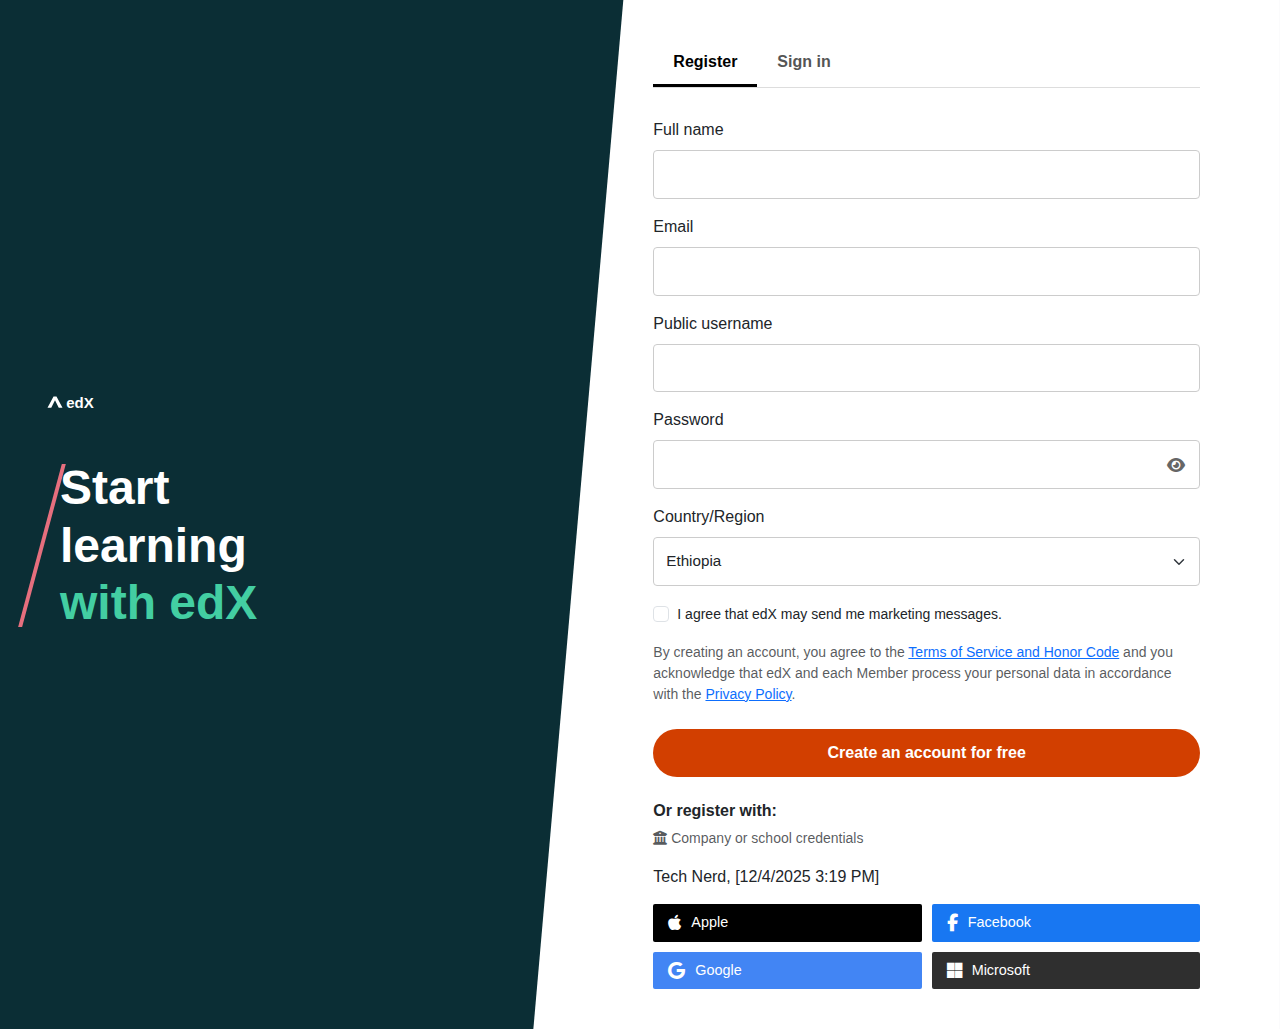
<file: register.html>
<!DOCTYPE html>
<html lang="en">
  <head>
    <meta charset="UTF-8" />
    <meta name="viewport" content="width=device-width, initial-scale=1.0" />
    <link rel="shortcut icon" href="https://www.edx.org/trademark-logos/edx-logo-elm.svg" type="image/x-icon">
    <title>edX Sign In / Register Clone</title>
    <!-- Bootstrap 5 CSS -->
    <link
      href="https://cdn.jsdelivr.net/npm/bootstrap@5.3.0/dist/css/bootstrap.min.css"
      rel="stylesheet"
    />
    <!-- Font Awesome for Icons -->
    <link
      href="https://cdnjs.cloudflare.com/ajax/libs/font-awesome/6.4.0/css/all.min.css"
      rel="stylesheet"
    />
    <link rel="stylesheet" href="assets/css/form.css" />
  </head>
  <body>
    <div class="container-fluid p-0">
      <div class="row g-0 main-container">
        <!-- LEFT SIDE: Branding -->
        <div class="col-lg-5 col-12 brand-section">
          <!-- Simple SVG Logo Placeholder -->
          <div class="logo">
            <svg
              viewBox="0 0 80 40"
              fill="white"
              xmlns="http://www.w3.org/2000/svg"
            >
              <path d="M10 25 L15 25 L20 15 L25 25 L30 25 L22 10 L18 10 Z" />
              <text
                x="35"
                y="25"
                font-family="Arial"
                font-weight="bold"
                font-size="20"
                fill="white"
              >
                edX
              </text>
            </svg>
          </div>

          <h1 class="hero-text">
            Start<br />
            learning<br />
            <span class="text-green">with edX</span>
          </h1>
        </div>

        <!-- RIGHT SIDE: Forms -->
        <div class="col-lg-7 col-12 form-section">
          <!-- Tabs -->
          <div class="auth-tabs">
            <div
              class="auth-tab active"
              id="tab-register"
              onclick="switchTab('register')"
            >
              Register
            </div>
            <div class="auth-tab" id="tab-signin" onclick="switchTab('signin')">
              Sign in
            </div>
          </div>

          <!-- REGISTER FORM -->
          <div id="form-register-container">
            <form>
              <div class="mb-3">
                <label class="form-label">Full name</label>
                <input type="text" class="form-control" />
              </div>
              <div class="mb-3">
                <label class="form-label">Email</label>
                <input type="email" class="form-control" />
              </div>
              <div class="mb-3">
                <label class="form-label">Public username</label>
                <input type="text" class="form-control" />
              </div>
              <div class="mb-3">
                <label class="form-label">Password</label>
                <div class="password-wrapper">
                  <input type="password" class="form-control" id="reg-pass" />
                  <i
                    class="fa fa-eye toggle-password"
                    onclick="togglePassword('reg-pass')"
                  ></i>
                </div>
              </div>
              <div class="mb-3">
                <label class="form-label">Country/Region</label>
                <select class="form-select">
                  <option>Ethiopia</option>
                  <option>United States</option>
                  <option>United Kingdom</option>
                  <option>Canada</option>
                </select>
              </div>

              <div class="mb-3 form-check">
                <input
                  type="checkbox"
                  class="form-check-input"
                  id="marketing"
                />
                <label class="form-check-label small" for="marketing"
                  >I agree that edX may send me marketing messages.</label
                >
              </div>

              <p class="small text-muted mb-4">
                By creating an account, you agree to the
                <a href="#">Terms of Service and Honor Code</a> and you
                acknowledge that edX and each Member process your personal data
                in accordance with the <a href="#">Privacy Policy</a>.
              </p>

              <button type="button" class="btn btn-primary-edx">
                Create an account for free
              </button>
            </form>
          </div>

          <!-- SIGN IN FORM (Initially Hidden) -->
          <div id="form-signin-container" class="hidden">
            <form>
              <div class="mb-3">
                <label class="form-label">Username or email</label>
                <input type="text" class="form-control" />
              </div>
              <div class="mb-3">
                <label class="form-label">Password</label>
                <div class="password-wrapper">
                  <input type="password" class="form-control" id="login-pass" />
                  <i
                    class="fa fa-eye toggle-password"
                    onclick="togglePassword('login-pass')"
                  ></i>
                </div>
              </div>

              <div class="d-flex align-items-center mb-4">
                <button
                  type="button"
                  class="btn btn-primary-edx"
                  style="width: auto; padding-left: 30px; padding-right: 30px"
                >
                  Sign in
                </button>
                <a href="#" class="forgot-link">Forgot password</a>
              </div>
            </form>
          </div>

          <!-- SOCIAL LOGIN -->
          <div class="mt-4">
            <h6 class="fw-bold" id="social-header">Or register with:</h6>
            <p class="small text-muted">
              <i class="fas fa-university"></i> Company or school credentials
            </p>

            Tech Nerd, [12/4/2025 3:19 PM]
            <div class="social-grid">
              <a href="#" class="social-btn btn-apple">
                <i class="fab fa-apple"></i> Apple
              </a>
              <a href="#" class="social-btn btn-facebook">
                <i class="fab fa-facebook-f"></i> Facebook
              </a>
              <a href="#" class="social-btn btn-google">
                <i class="fab fa-google"></i> Google
              </a>
              <a href="#" class="social-btn btn-microsoft">
                <i class="fab fa-microsoft"></i> Microsoft
              </a>
            </div>
          </div>
        </div>
      </div>
    </div>

    <script src="script.js"></script>
  </body>
</html>
</file>
<file: assets/css/form.css>
:root {
  --edx-teal: #0b2e35; /* Dark teal background */
  --edx-orange: #d23f00; /* Button color */
  --edx-blue: #0056d2; /* Link color */
}

body {
  font-family: "Segoe UI", Tahoma, Geneva, Verdana, sans-serif;
  background-color: #f5f5f5;
  height: 100vh;
  overflow-x: hidden;
}

/* --- Layout Container --- */
.main-container {
  min-height: 100vh;
  background-color: var(--edx-teal);
  display: flex;
}

/* --- Left Side (Brand) --- */
.brand-section {
  background-color: var(--edx-teal);
  color: white;
  padding: 40px;
  display: flex;
  flex-direction: column;
  justify-content: center;
  position: relative;
  z-index: 1;
}

.logo {
  width: 60px;
  margin-bottom: 40px;
}

.hero-text {
  font-weight: 700;
  font-size: 3rem;
  line-height: 1.2;
  position: relative;
  padding-left: 20px;
}

/* The Pink/Red diagonal line decoration */
.hero-text::before {
  content: "";
  position: absolute;
  left: 0;
  top: 5px;
  bottom: 5px;
  width: 4px;
  background-color: #e66f7e;
  transform: skewX(-15deg);
}

.text-green {
  color: #43cea2;
}

/* --- Right Side (Form) --- */
.form-section {
  background-color: white;
  padding: 40px 80px;
  display: flex;
  flex-direction: column;
  justify-content: center;
  position: relative;
}

/* --- Desktop Slant Effect --- */
@media (min-width: 992px) {
  .form-section {
    /* Create the diagonal cut on the left side */
    clip-path: polygon(10vh 0, 100% 0, 100% 100%, 0% 100%);
    padding-left: 120px; /* Extra padding to account for slant */
  }
}

/* --- Tabs Styling --- */
.auth-tabs {
  display: flex;
  border-bottom: 1px solid #ddd;
  margin-bottom: 30px;
  cursor: pointer;
}

.auth-tab {
  padding: 10px 20px;
  font-weight: 600;
  color: #555;
  text-decoration: none;
  border-bottom: 3px solid transparent;
  transition: all 0.3s;
}

.auth-tab.active {
  color: black;
  border-bottom: 3px solid black;
}

.auth-tab:hover {
  color: black;
}

/* --- Form Elements --- */
.form-control,
.form-select {
  border-radius: 4px;
  padding: 12px;
  border: 1px solid #ccc;
  font-size: 0.95rem;
}

.form-control:focus {
  box-shadow: none;
  border-color: black;
}

.password-wrapper {
  position: relative;
}

.toggle-password {
  position: absolute;
  right: 15px;
  top: 50%;
  transform: translateY(-50%);
  cursor: pointer;
  color: #666;
}

.btn-primary-edx {
  background-color: var(--edx-orange);
  border: none;
  color: white;
  font-weight: 700;
  padding: 12px;
  border-radius: 25px; /* Pill shape */
  width: 100%;
  transition: background 0.2s;
}

.btn-primary-edx:hover {
  background-color: #b03500;
  color: white;
}

.forgot-link {
  color: #555;
  text-decoration: none;
  font-size: 0.9rem;
  margin-left: 15px;
}

/* --- Social Buttons --- */
.social-grid {
  display: grid;
  grid-template-columns: 1fr 1fr;
  gap: 10px;
  margin-top: 15px;
}

.social-btn {
  display: flex;
  align-items: center;
  padding: 8px 15px;
  border: none;
  color: white;
  font-size: 0.9rem;
  font-weight: 500;
  text-decoration: none;
  border-radius: 2px;
}

.social-btn i {
  margin-right: 10px;
  font-size: 1.1rem;
}
.btn-apple {
  background-color: #000;
}
.btn-facebook {
  background-color: #1877f2;
}
.btn-google {
  background-color: #4285f4;
}
.btn-microsoft {
  background-color: #2f2f2f;
}

.hidden {
  display: none !important;
}

/* --- Mobile Responsiveness --- */
@media (max-width: 991px) {
  .main-container {
    flex-direction: column;
    height: auto;
  }

  .brand-section {
    padding: 30px 20px;
    min-height: 200px;
  }

  .hero-text {
    font-size: 2rem;
  }

  .form-section {
    padding: 30px 20px;
    width: 100%;
    border-top-left-radius: 0;
  }

  /* Remove clip-path on mobile so it stacks normally */
  .form-section {
    clip-path: none;
  }
}
</file>
